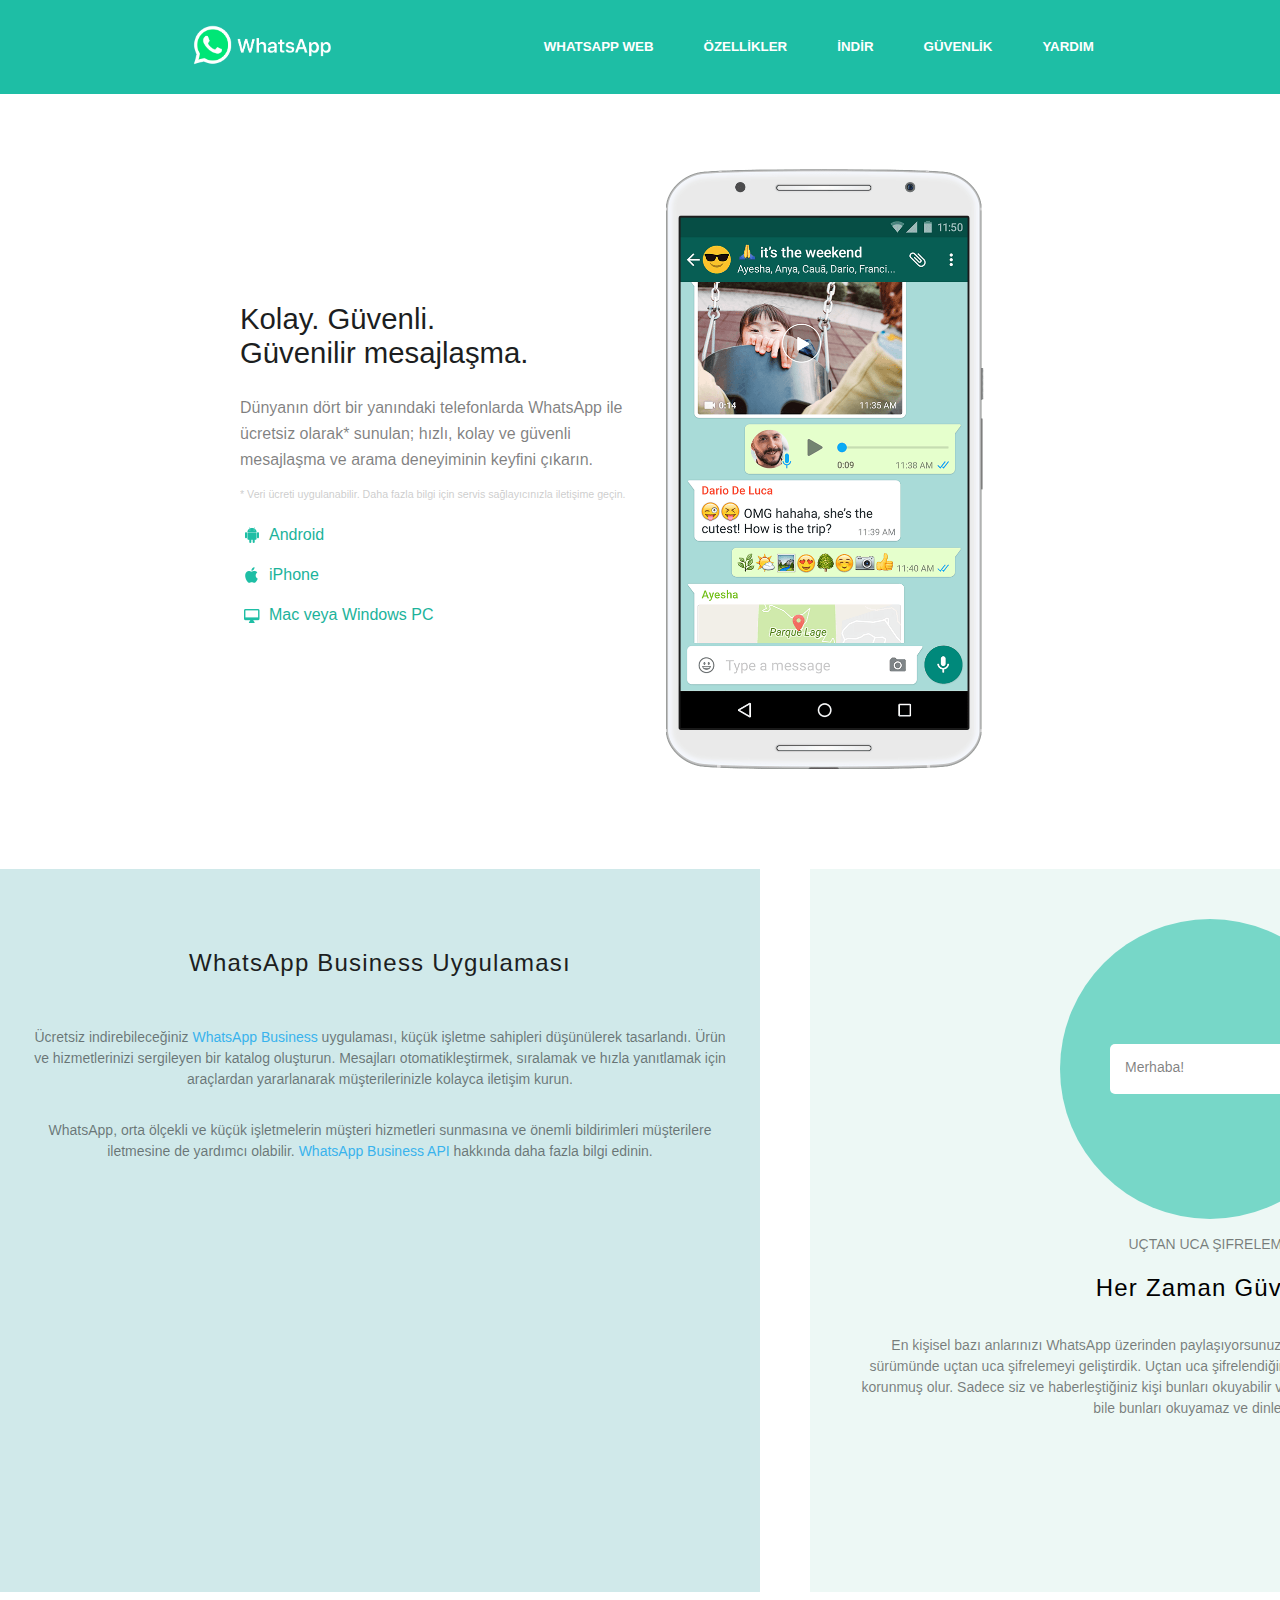
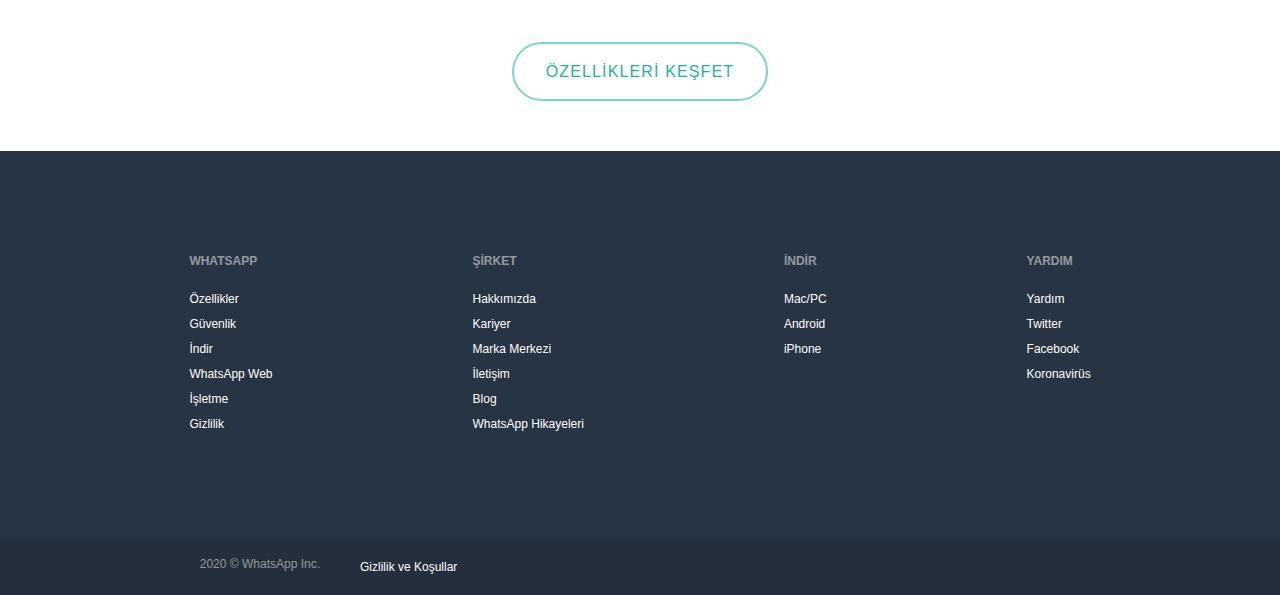
<file: index.html>
<!DOCTYPE html>
<html lang="en">
<head>
    <meta charset="UTF-8">
    <meta name="viewport" content="width=device-width, initial-scale=1.0">
    <title> WhatsApp </title>
    <link href="assets/css/index.css" rel="stylesheet" />
</head>
<body>
    <div class="generalContainer">
        <header class="header">
            <div class="logoContainer">
                <a href="./index.html">
                    <img src="assets/img/logo.png" />
                </a>
            </div>
            <nav class="navContainer">
                <div>WHATSAPP WEB</div>
                <div>ÖZELLİKLER</div>
                <div>İNDİR</div>
                <div>GÜVENLİK</div>
                <div>YARDIM</div>
            </nav>
        </header>
        <section>
            <article>
                <div class="leftupContainer">
                    <div class="textContainer">
                        <h3>Kolay. Güvenli.</h3>
                        <h3>Güvenilir mesajlaşma.</h3>
                        <p>Dünyanın dört bir yanındaki telefonlarda WhatsApp ile ücretsiz olarak* sunulan; hızlı, kolay ve güvenli mesajlaşma ve arama deneyiminin keyfini çıkarın.</p>
                        <small>* Veri ücreti uygulanabilir. Daha fazla bilgi için servis sağlayıcınızla iletişime geçin.</small>
                        <div class="platformListContainer">
                            <a href="https://play.google.com/store/apps/details?id=com.whatsapp"><img src="assets/img/android.png" />Android</a>
                            <a href="http://itunes.apple.com/us/app/whatsapp-messenger/id310633997?mt=8"><img src="assets/img/ios.png" />iPhone</a>
                            <a href="https://www.whatsapp.com/download"><img src="assets/img/pc.png" />Mac veya Windows PC</a>
                        </div>
                    </div>
                </div>
                <div class="rightupContainer">
                    <img src="assets/img/phone.png" />
                </div>
            </article>
            <article class="downContainer">
                <div class="leftdownContainer">
                    <div class="downTextContainer">
                        <h3>WhatsApp Business Uygulaması</h3>
                        <p>
                            Ücretsiz indirebileceğiniz <a href="#" style="color: #39b3ed">WhatsApp Business</a> uygulaması, küçük işletme sahipleri düşünülerek tasarlandı. Ürün ve hizmetlerinizi sergileyen bir katalog oluşturun. Mesajları otomatikleştirmek, sıralamak ve hızla yanıtlamak için araçlardan yararlanarak müşterilerinizle kolayca iletişim kurun.
                        </p>
                        <p style="margin-top:30px;">
                            WhatsApp, orta ölçekli ve küçük işletmelerin müşteri hizmetleri sunmasına ve önemli bildirimleri müşterilere iletmesine de yardımcı olabilir. <a href="#" style="color: #39b3ed">WhatsApp Business API </a> hakkında daha fazla bilgi edinin.
                        </p>
                        <div class="contentPhone"></div>
                    </div>
                </div>
                <div class="rightdownContainer">
                    <div class="rightDown">
                        <div class="dot">
                            <div class="messageBox">
                                <p>Merhaba!</p>
                            </div>
                        </div>
                        <p>UÇTAN UCA ŞIFRELEME</p>
                        <br>
                        <h3>Her Zaman Güvenli</h3>
                        <br>
                        <p>En kişisel bazı anlarınızı WhatsApp üzerinden paylaşıyorsunuz, işte bu nedenle uygulamamızın en son sürümünde uçtan uca şifrelemeyi geliştirdik. Uçtan uca şifrelendiğinde, gönderdiğiniz mesajlar ve aramalarınız korunmuş olur. Sadece siz ve haberleştiğiniz kişi bunları okuyabilir veya dinleyebilir, aradaki hiçkimse, WhatsApp bile bunları okuyamaz ve dinleyemez.</p>
                    </div>
                </div>
            </article>
        </section>
        <aside>
            <button><a href="#">ÖZELLİKLERİ KEŞFET</a></button>
        </aside>
        <footer>
            <div class="upFooter">
                <div>
                    <div><span style="color: rgba(255,255,255, 0.5); font-size:12px; font-weight: 600; line-height: 14px;">WHATSAPP</span></div>
                    <br />
                    <div><a href="#">Özellikler</a></div>
                    <div><a href="#">Güvenlik</a></div>
                    <div><a href="#">İndir</a></div>
                    <div><a href="#">WhatsApp Web</a></div>
                    <div><a href="#">İşletme</a></div>
                    <div><a href="#">Gizlilik</a></div>
                </div>
                <div>
                    <div><span style="color: rgba(255,255,255, 0.5); font-size:12px; font-weight: 600; line-height: 14px;">ŞİRKET</span></div>
                    <br />
                    <div><a href="./hakkimizda.html">Hakkımızda</a></div>
                    <div><a href="#">Kariyer</a></div>
                    <div><a href="#">Marka Merkezi</a></div>
                    <div><a href="./iletisim.html">İletişim</a></div>
                    <div><a href="#">Blog</a></div>
                    <div><a href="#">WhatsApp Hikayeleri</a></div>
                </div>
                <div>
                    <div><span style="color: rgba(255,255,255, 0.5); font-size:12px; font-weight: 600; line-height: 14px;">İNDİR</span></div>
                    <br />
                    <div><a href="#">Mac/PC</a></div>
                    <div><a href="#">Android</a></div>
                    <div><a href="#">iPhone</a></div>
                </div>
                <div>
                    <div><span style="color: rgba(255,255,255, 0.5); font-size:12px; font-weight: 600; line-height: 14px;">YARDIM</span></div>
                    <br />
                    <div><a href="#">Yardım</a></div>
                    <div><a href="#">Twitter</a></div>
                    <div><a href="#">Facebook</a></div>
                    <div><a href="#">Koronavirüs</a></div>
                </div>
            </div>
            <div class="downFooter">
                <div class="copyright">
                    <p>2020 © WhatsApp Inc.</p>
                </div>
                <div class="privacy">
                    <div><a href="#" style="color: #FFF; font-size: 12px;">Gizlilik ve Koşullar</a></div>
                </div>
            </div>
        </footer>
    </div>
</body>
</html>
</file>
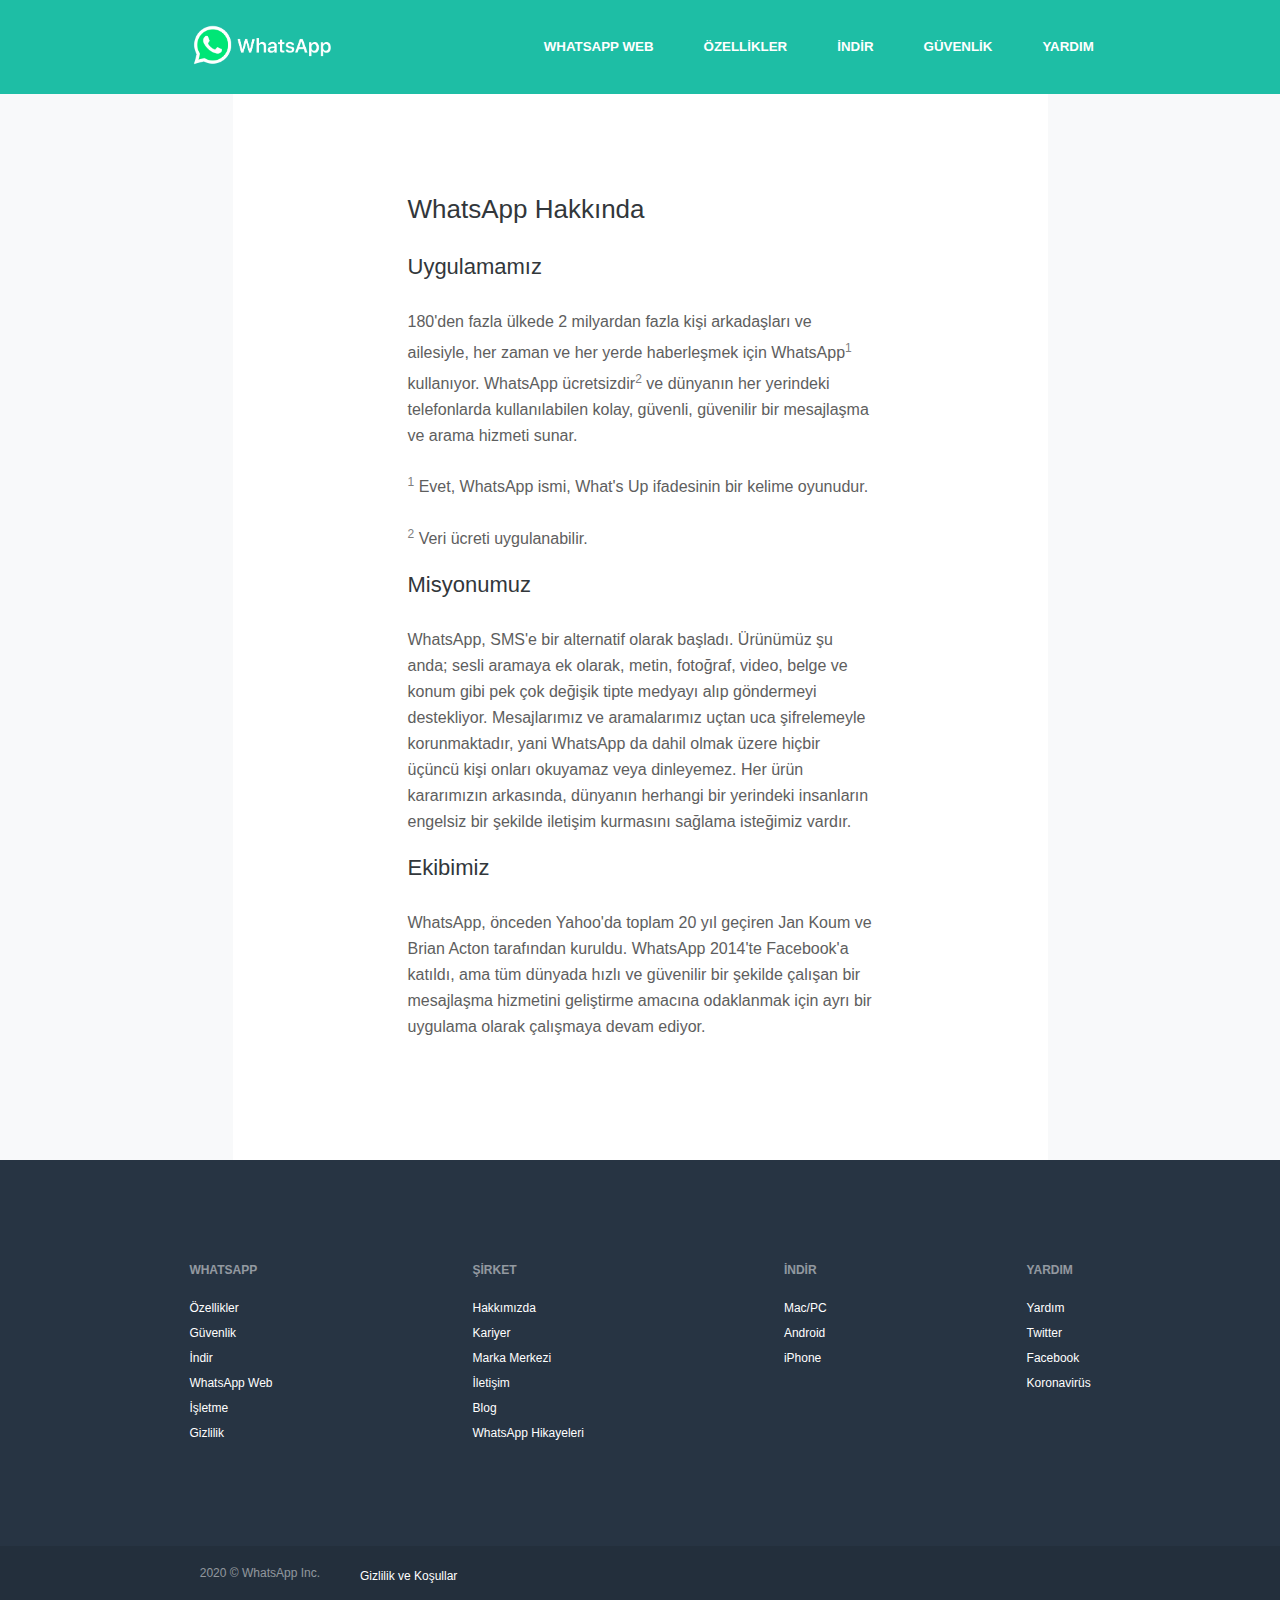
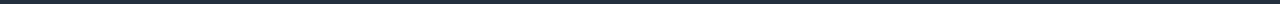
<file: hakkimizda.html>
<!DOCTYPE html>
<html lang="en">
<head>
    <meta charset="UTF-8">
    <meta name="viewport" content="width=device-width, initial-scale=1.0">
    <title>Whatsapp Hakkında</title>
    <link href="assets/css/index.css" rel="stylesheet" />
    <link href="assets/css/style.css" rel="stylesheet" />
</head>
<body>
    <div class="generalContainer">
        <header class="header">
            <div class="logoContainer">
                <a href="./index.html">
                    <img src="assets/img/logo.png" />
                </a>
            </div>
            <nav class="navContainer">
                <div>WHATSAPP WEB</div>
                <div>ÖZELLİKLER</div>
                <div>İNDİR</div>
                <div>GÜVENLİK</div>
                <div>YARDIM</div>
            </nav>
        </header>
        <section>
            <div class="contentContainer">
                <div></div>
                <div class="content">
                    <h2>WhatsApp Hakkında</h2>
                    <h3>Uygulamamız</h3>
                    <p>
                        180'den fazla ülkede 2 milyardan fazla kişi arkadaşları ve ailesiyle, her zaman ve her yerde haberleşmek için WhatsApp<sup>1</sup> kullanıyor. WhatsApp ücretsizdir<sup>2</sup> ve dünyanın her yerindeki telefonlarda kullanılabilen kolay, güvenli, güvenilir bir mesajlaşma ve arama hizmeti sunar.
                    </p>
                    <p><sup>1</sup> Evet, WhatsApp ismi, What's Up ifadesinin bir kelime oyunudur.</p>
                    <p><sup>2</sup> Veri ücreti uygulanabilir.</p>
                    <h3>Misyonumuz</h3>
                    <p>
                        WhatsApp, SMS'e bir alternatif olarak başladı. Ürünümüz şu anda; sesli aramaya ek olarak, metin, fotoğraf, video, belge ve konum gibi pek çok değişik tipte medyayı alıp göndermeyi destekliyor. Mesajlarımız ve aramalarımız uçtan uca şifrelemeyle korunmaktadır, yani WhatsApp da dahil olmak üzere hiçbir üçüncü kişi onları okuyamaz veya dinleyemez. Her ürün kararımızın arkasında, dünyanın herhangi bir yerindeki insanların engelsiz bir şekilde iletişim kurmasını sağlama isteğimiz vardır.
                    </p>
                    <h3>Ekibimiz</h3>
                    <p>
                        WhatsApp, önceden Yahoo'da toplam 20 yıl geçiren Jan Koum ve Brian Acton tarafından kuruldu. WhatsApp 2014'te Facebook'a katıldı, ama tüm dünyada hızlı ve güvenilir bir şekilde çalışan bir mesajlaşma hizmetini geliştirme amacına odaklanmak için ayrı bir uygulama olarak çalışmaya devam ediyor.
                    </p>
                </div>
                <div></div>
            </div>
        </section>
        <footer>
            <div class="upFooter">
                <div>
                    <div><span style="color: rgba(255,255,255, 0.5); font-size:12px; font-weight: 600; line-height: 14px;">WHATSAPP</span></div>
                    <br />
                    <div><a href="#">Özellikler</a></div>
                    <div><a href="#">Güvenlik</a></div>
                    <div><a href="#">İndir</a></div>
                    <div><a href="#">WhatsApp Web</a></div>
                    <div><a href="#">İşletme</a></div>
                    <div><a href="#">Gizlilik</a></div>
                </div>
                <div>
                    <div><span style="color: rgba(255,255,255, 0.5); font-size:12px; font-weight: 600; line-height: 14px;">ŞİRKET</span></div>
                    <br />
                    <div><a href="./hakkimizda.html">Hakkımızda</a></div>
                    <div><a href="#">Kariyer</a></div>
                    <div><a href="#">Marka Merkezi</a></div>
                    <div><a href="./iletisim.html">İletişim</a></div>
                    <div><a href="#">Blog</a></div>
                    <div><a href="#">WhatsApp Hikayeleri</a></div>
                </div>
                <div>
                    <div><span style="color: rgba(255,255,255, 0.5); font-size:12px; font-weight: 600; line-height: 14px;">İNDİR</span></div>
                    <br />
                    <div><a href="#">Mac/PC</a></div>
                    <div><a href="#">Android</a></div>
                    <div><a href="#">iPhone</a></div>
                </div>
                <div>
                    <div><span style="color: rgba(255,255,255, 0.5); font-size:12px; font-weight: 600; line-height: 14px;">YARDIM</span></div>
                    <br />
                    <div><a href="#">Yardım</a></div>
                    <div><a href="#">Twitter</a></div>
                    <div><a href="#">Facebook</a></div>
                    <div><a href="#">Koronavirüs</a></div>
                </div>
            </div>
            <div class="downFooter">
                <div class="copyright">
                    <p>2020 © WhatsApp Inc.</p>
                </div>
                <div class="privacy">
                    <div><a href="#" style="color: #FFF; font-size: 12px;">Gizlilik ve Koşullar</a></div>
                </div>
            </div>
        </footer>
    </div>
</body>
</html>
</file>
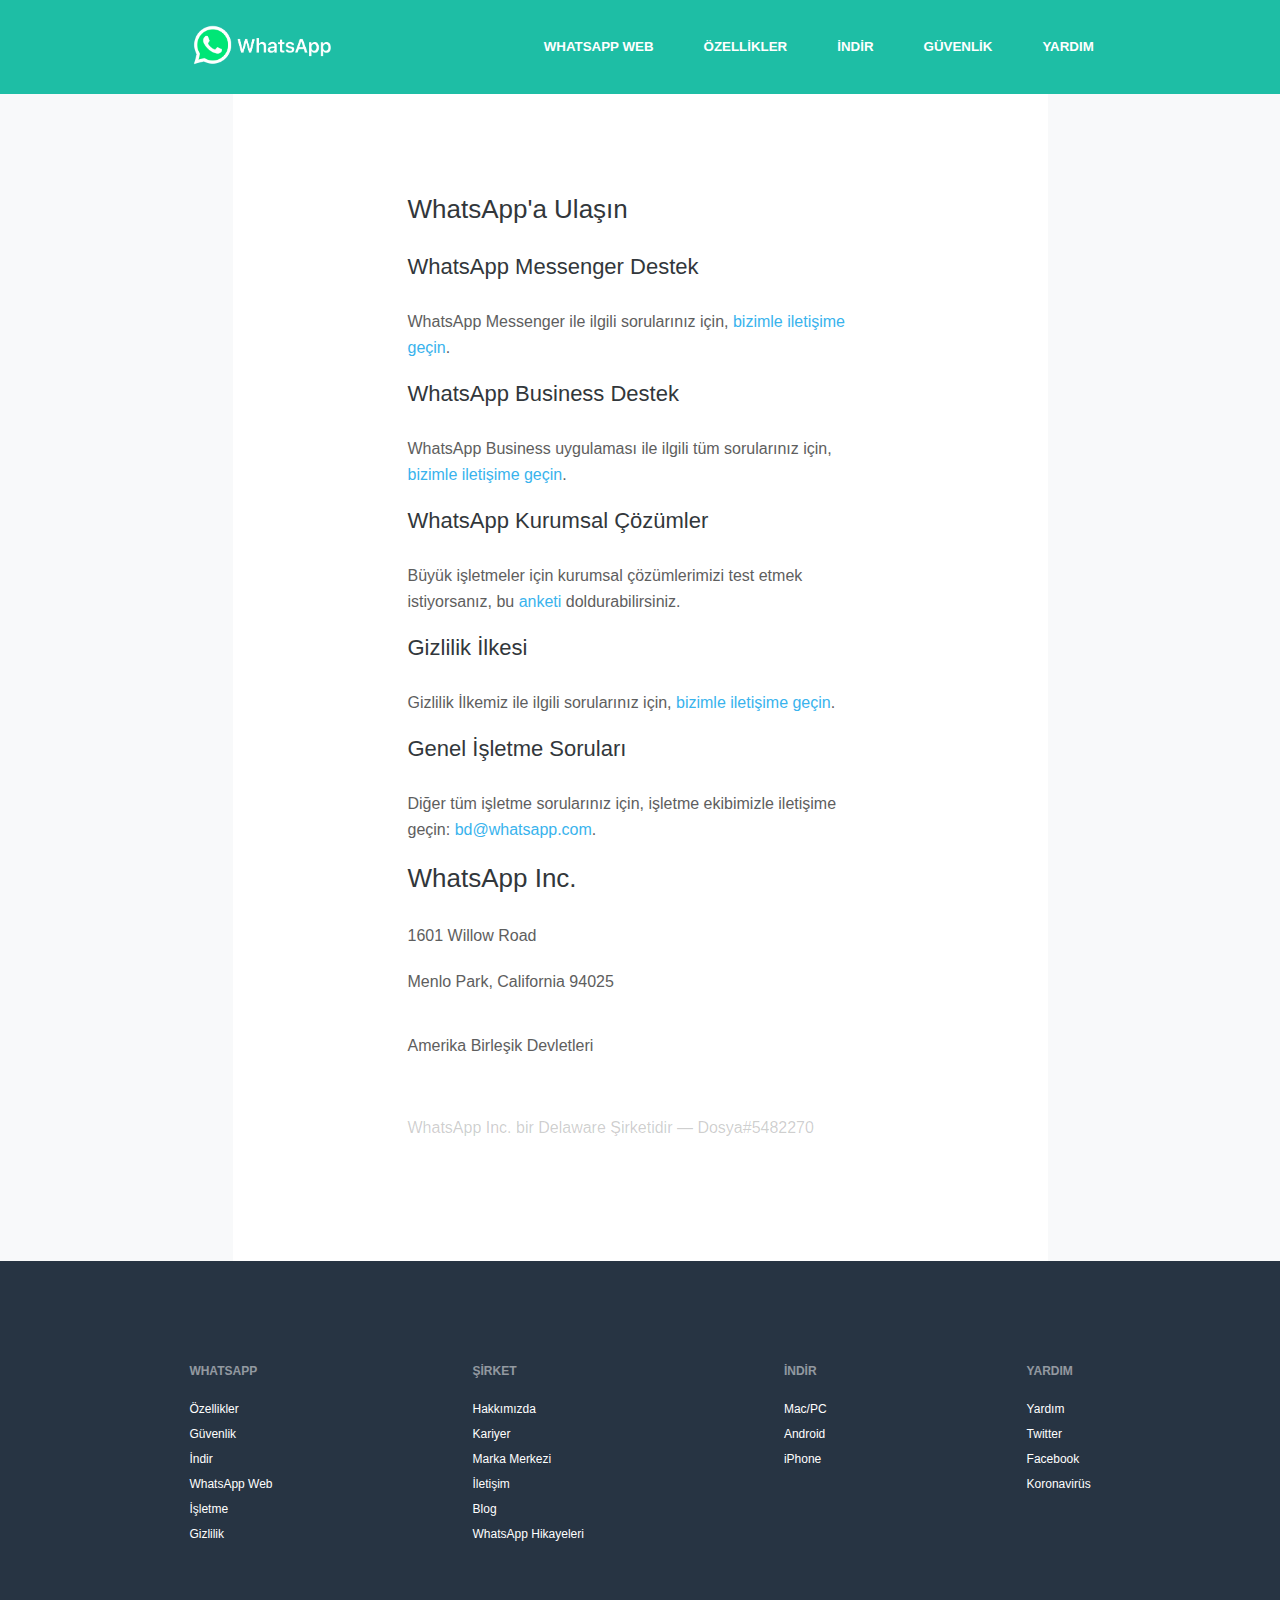
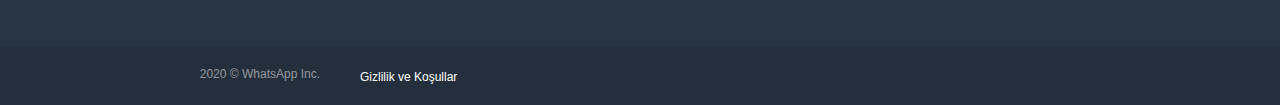
<file: iletisim.html>
<!DOCTYPE html>
<html lang="en">
<head>
    <meta charset="UTF-8">
    <meta name="viewport" content="width=device-width, initial-scale=1.0">
    <title>Whatsapp Hakkında</title>
    <link href="assets/css/index.css" rel="stylesheet" />
    <link href="assets/css/style.css" rel="stylesheet" />
</head>
<body>
    <div class="generalContainer">
        <header class="header">
            <div class="logoContainer">
                <a href="./index.html">
                    <img src="assets/img/logo.png" />
                </a>
            </div>
            <nav class="navContainer">
                <div>WHATSAPP WEB</div>
                <div>ÖZELLİKLER</div>
                <div>İNDİR</div>
                <div>GÜVENLİK</div>
                <div>YARDIM</div>
            </nav>
        </header>
        <section>
            <div class="contentContainer">
                <div></div>
                <div class="content">
                    <h2>WhatsApp'a Ulaşın</h2>
                    <h3>WhatsApp Messenger Destek</h3>
                    <p>
                        WhatsApp Messenger ile ilgili sorularınız için, <a href="#">bizimle iletişime geçin</a>.
                    </p>
                    <h3>WhatsApp Business Destek</h3>
                    <p>
                        WhatsApp Business uygulaması ile ilgili tüm sorularınız için, <a href="#">bizimle iletişime geçin</a>.
                    </p>
                    <h3>WhatsApp Kurumsal Çözümler</h3>
                    <p>
                        Büyük işletmeler için kurumsal çözümlerimizi test etmek istiyorsanız, bu <a href="#">anketi</a> doldurabilirsiniz.
                    </p>
                    <h3>Gizlilik İlkesi</h3>
                    <p>
                        Gizlilik İlkemiz ile ilgili sorularınız için, <a href="#">bizimle iletişime geçin</a>.
                    </p>
                    <h3>Genel İşletme Soruları</h3>
                    <p>
                        Diğer tüm işletme sorularınız için, işletme ekibimizle iletişime geçin: <a href="#">bd@whatsapp.com</a>.
                    </p>
                    <h2>WhatsApp Inc.</h2>
                    <p>1601 Willow Road</p>
                    <p>Menlo Park, California 94025</p>
                    <br>
                    <p>Amerika Birleşik Devletleri</p>
                    <br>
                    <br>
                    <p style="color: rgba(0, 0, 0, 0.2)">WhatsApp Inc. bir Delaware Şirketidir — Dosya#5482270</p>
                </div>
                <div></div>
            </div>
        </section>
        <footer>
            <div class="upFooter">
                <div>
                    <div><span style="color: rgba(255,255,255, 0.5); font-size:12px; font-weight: 600; line-height: 14px;">WHATSAPP</span></div>
                    <br />
                    <div><a href="#">Özellikler</a></div>
                    <div><a href="#">Güvenlik</a></div>
                    <div><a href="#">İndir</a></div>
                    <div><a href="#">WhatsApp Web</a></div>
                    <div><a href="#">İşletme</a></div>
                    <div><a href="#">Gizlilik</a></div>
                </div>
                <div>
                    <div><span style="color: rgba(255,255,255, 0.5); font-size:12px; font-weight: 600; line-height: 14px;">ŞİRKET</span></div>
                    <br />
                    <div><a href="./hakkimizda.html">Hakkımızda</a></div>
                    <div><a href="#">Kariyer</a></div>
                    <div><a href="#">Marka Merkezi</a></div>
                    <div><a href="./iletisim.html">İletişim</a></div>
                    <div><a href="#">Blog</a></div>
                    <div><a href="#">WhatsApp Hikayeleri</a></div>
                </div>
                <div>
                    <div><span style="color: rgba(255,255,255, 0.5); font-size:12px; font-weight: 600; line-height: 14px;">İNDİR</span></div>
                    <br />
                    <div><a href="#">Mac/PC</a></div>
                    <div><a href="#">Android</a></div>
                    <div><a href="#">iPhone</a></div>
                </div>
                <div>
                    <div><span style="color: rgba(255,255,255, 0.5); font-size:12px; font-weight: 600; line-height: 14px;">YARDIM</span></div>
                    <br />
                    <div><a href="#">Yardım</a></div>
                    <div><a href="#">Twitter</a></div>
                    <div><a href="#">Facebook</a></div>
                    <div><a href="#">Koronavirüs</a></div>
                </div>
            </div>
            <div class="downFooter">
                <div class="copyright">
                    <p>2020 © WhatsApp Inc.</p>
                </div>
                <div class="privacy">
                    <div><a href="#" style="color: #FFF; font-size: 12px;">Gizlilik ve Koşullar</a></div>
                </div>
            </div>
        </footer>
    </div>
</body>
</html>
</file>
<file: assets/css/index.css>
* {
    margin: 0;
    padding: 0;
    list-style: none;
    text-decoration: none;
    font-family: sans-serif;
}
.generalContainer {
    display: flex;
    flex-direction: column;
}
    header {
        display: flex;
        flex-direction: row;
        background-color: #1EBEA5;
        position: sticky;
    }
        header > div {
            margin: 25px;
        }
        .logoContainer {
            display: flex;
            flex: 1;
            justify-content: flex-end;
            align-items: center;
        }
            .logoContainer > a > img {
                width: 140px;
            }
        .navContainer {
            display: flex;
            flex: 3;
            flex-direction: row;
            justify-content: center;
            align-items: center;
        }
            .navContainer > div {
                font-size: 10pt;
                color:white;
                font-weight: 600;
                margin: 25px;
            }
    section {
        display: flex;
        flex-direction: column;
        background-color: #FFF;
        margin-top: 75px;
    }
        section > article {
            display: flex;
            flex-direction: row;
        }
            section > article > .leftupContainer {
                display: flex;
                flex: 1;
                flex-direction: column;
                justify-content: center;
                margin: 25px;
            }
                section > article > .leftupContainer > .textContainer {
                    display: flex;
                    flex-direction: column;
                    align-self: flex-end;
                }
                    section > article > .leftupContainer > .textContainer > h3 {
                        font-size: 22pt;
                        font-weight: normal;
                        color: #1c1e21;
                    }
                    section > article > .leftupContainer > .textContainer > p {
                        margin-top: 25px;
                        width: 400px;
                        color: rgba(0,0,0, 0.5);
                        line-height: 26px;
                        margin-bottom: 15px;
                    }
                    section > article > .leftupContainer > .textContainer > small {
                        font-size: 8pt;
                        opacity: 0.2;
                    }
                    section > article > .leftupContainer > .textContainer > .platformListContainer {
                        display: flex;
                        flex-direction: column;
                        margin-top: 15px;
                    }  
                        section > article > .leftupContainer > .textContainer > .platformListContainer > a {
                            color: #1cb39b;
                            line-height: 40px;
                        }
                            section > article > .leftupContainer > .textContainer > .platformListContainer > a > img {
                                vertical-align: middle;
                                margin-right: 5px;
                            }
            section > .downContainer {
                margin-top: 100px;
            }
            section > article > .rightupContainer {
                display: flex;
                flex: 1;
            }
                section > article > .rightupContainer > img {
                    height: 600px;
                }
            section > article > .leftdownContainer {
                display: flex;
                flex: 1;
                justify-content: flex-end;
            }
                section > article > .leftdownContainer > .downTextContainer {
                    background-color: #D0E9EA;
                    padding: 30px;
                    display: flex;
                    flex-direction: column;
                    align-items: center;
                    text-align: center;
                }
                    section > article > .leftdownContainer > .downTextContainer > h3 {
                        font-size: 24px;
                        font-weight: normal;
                        color: #1c1e21;
                        letter-spacing: .05em;
                        margin-bottom: 50px;
                        margin-top: 50px;
                    }
                    section > article > .leftdownContainer > .downTextContainer > p {
                        width: 700px;
                        font-size: 14px;
                        line-height: 21px;
                        color: rgba(0,0,0, 0.5);
                    }
                    section > article > .leftdownContainer > .downTextContainer > .contentPhone {
                        background-image: url("file:///C:/Users/emre_/Desktop/webOdev2/assets/img/phone2.png");
                        background-position: 50% 0%;
                        background-repeat: no-repeat;
                        height: 350px;
                        width: 100%;
                        background-size: auto 480px;
                        margin-top: 50px;
                    }
            section > article > .rightdownContainer {
                display: flex;
                flex: 1;
            }
                section > article > .rightdownContainer > .rightDown {
                    background-color: #EDF8F5;
                    padding: 50px;
                    display: flex;
                    flex-direction: column;
                    align-items: center;
                    text-align: center;
                    margin-left: 50px;
                }
                    section > article > .rightdownContainer > .rightDown > .dot {
                        height: 300px;
                        width: 300px;
                        background-color: #77D7C8;
                        border-radius: 50%;
                        display: flex;
                        justify-content: center;
                        align-items: center;
                    }
                        section > article > .rightdownContainer > .rightDown > .dot > .messageBox {
                            background-color: #FFF;
                            width: 200px;
                            height: 50px;
                            border-radius: 5px;
                            display: flex;
                        }
                            section > article > .rightdownContainer > .rightDown > .dot > .messageBox > p {
                                font-size: 14px;
                                color: rgba(0,0,0, 0.5);
                                margin: 15px;
                            }
                    section > article > .rightdownContainer > .rightDown > p {
                        font-size: 14px;
                        line-height: 21px;
                        color: rgba(0,0,0, 0.5);
                        margin-top: 15px;
                        width: 700px;
                    }
                    section > article > .rightdownContainer > .rightDown > h3 {
                        font-size: 24px;
                        font-weight: 300;
                        letter-spacing: .05em;
                        line-height: 29px;
                    }
    aside {
        display: flex;
        justify-content: center;
        margin-top: 50px;
    }
        aside > button {
            border-radius: 40px;
            font-size: 16px;
            font-weight:  500;
            letter-spacing: .071em;
            line-height: 19px;
            padding: 18px 32px;
            background-color: transparent;
            border: 2px solid #77D7C8;
        }
            aside > button > a {
                color: #1CB39B;
            }
    footer {
        display: flex;
        flex-direction: column;
        margin-top: 50px;
    }
        footer > .upFooter {
            display: flex;
            flex-direction: row;
            justify-content: center;
            background-color: #273443;
        }           
            footer > .upFooter > div {
                display: flex;
                flex-direction: column;
                margin: 100px;
            }
            footer > .upFooter > div > div > a {
                color: #FFF;
                font-size: 12px;
                line-height: 25px;
            }
            footer > .upFooter > div > div > a:hover {
                text-decoration: underline;
            }
        footer > .downFooter {
            display: flex;
            flex-direction: row;
            background-color: #232F3C;
        }
            footer > .downFooter > .copyright {
                display: flex;
                flex: 2;
                justify-content: flex-end;
                margin: 20px;
            }
                footer > .downFooter > .copyright > p {
                    color: rgba(255, 255, 255, 0.5);
                    font-size: 12px;
                }
            footer > .downFooter > .privacy {
                display: flex;
                flex: 6;
                margin: 20px;
            }
</file>
<file: assets/css/style.css>
body {
    background-color: #F8F9FA;
}
    section {
        margin-top: 0px;
    }
    footer {
        margin-top: 0px;
    }
    .contentContainer {
        display: flex;
        justify-content: center;
    }
        .contentContainer > div {
            display: flex;
            flex: 1;
            background-color: #F8F9FA;
        }
        .contentContainer > .content {
            display: flex;
            flex-direction: column;
            background-color: #FFF;
            flex: 2;
            padding: 100px 175px;
        }
            .contentContainer > .content > h2 {
                color: #32373B;
                font-size: 26px;
                font-weight: 100;
                line-height: 30px;
                margin-bottom: 30px;
            }
            .contentContainer > .content > h3 {
                color: #32373B;
                font-size: 22px;
                font-weight: 400;
                line-height: 25px;
                margin-bottom: 30px;
            }
            .contentContainer > .content > p {
                color: #5e5e5e;
                font-size: 16px;
                line-height: 26px;
                margin-bottom: 20px;
            }
                .contentContainer > .content > p > sup {
                    opacity: .8;
                    font-size: 12px;
                }
                .contentContainer > .content > p > a {
                    color: #39b3ed;
                }
</file>
